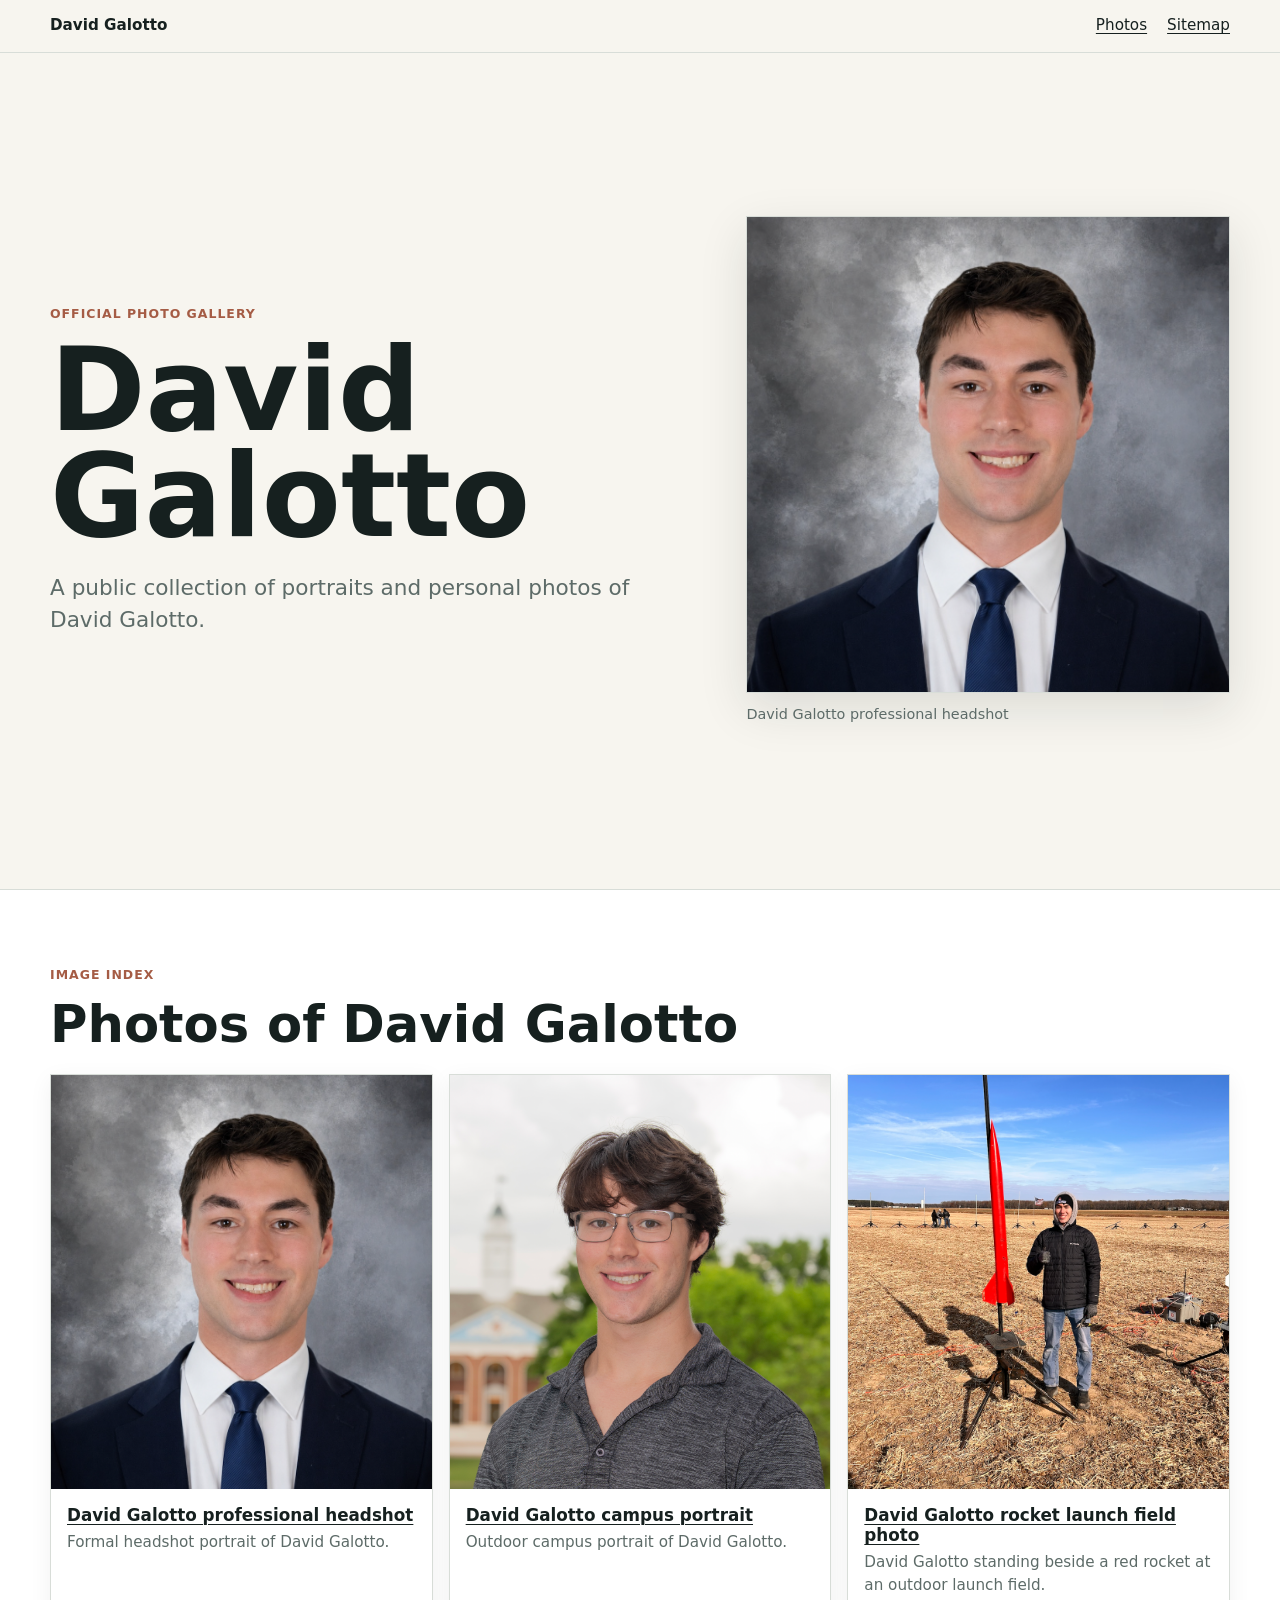
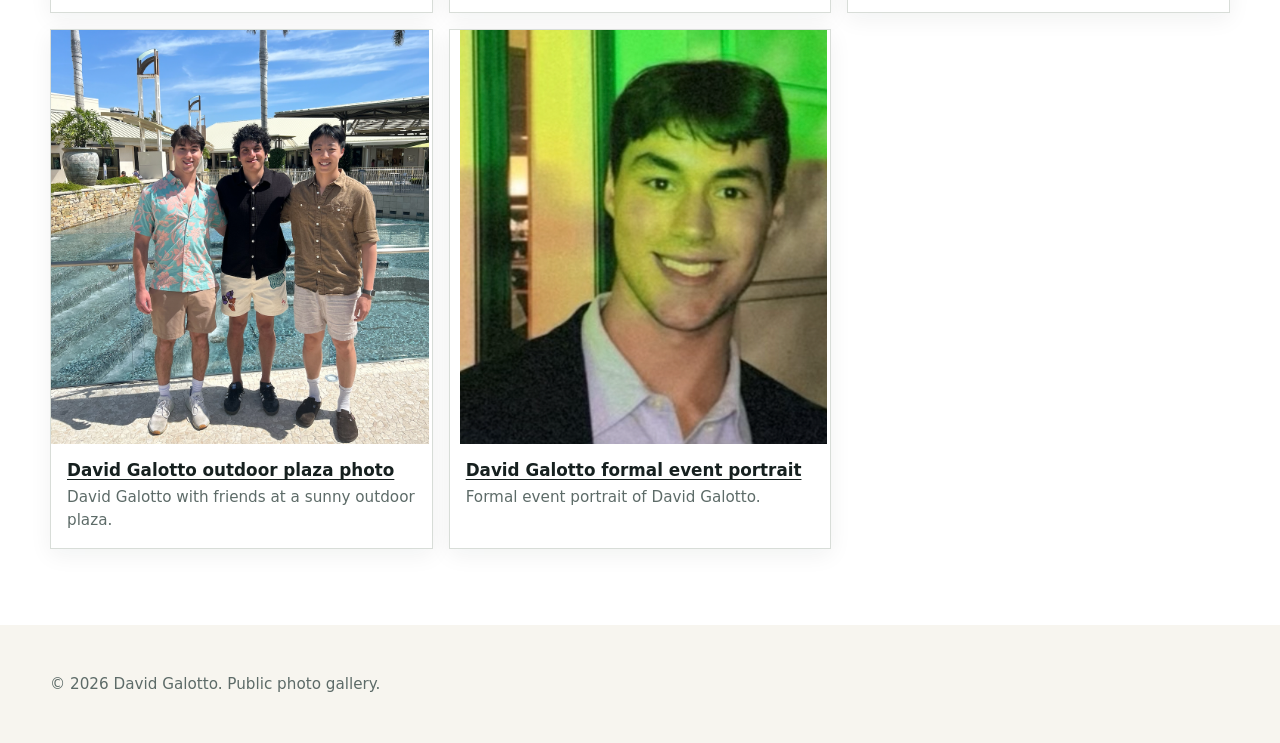
<file: index.html>
<!doctype html>
<html lang="en">
  <head>
    <meta charset="utf-8">
    <meta name="viewport" content="width=device-width, initial-scale=1">
    <title>David Galotto Photos | Official Image Gallery</title>
    <meta name="description" content="Official photo gallery for David Galotto, featuring portraits and personal photos intended for Google Images indexing.">
    <meta name="robots" content="index, follow, max-image-preview:large">
    <link rel="canonical" href="https://david-galotto.vercel.app/">
    <link rel="stylesheet" href="/assets/styles.css">
    <meta property="og:type" content="profile">
    <meta property="og:title" content="David Galotto Photos">
    <meta property="og:description" content="Official image gallery for David Galotto.">
    <meta property="og:url" content="https://david-galotto.vercel.app/">
    <meta property="og:image" content="https://david-galotto.vercel.app/assets/images/david-galotto-professional-headshot.png">
    <meta name="twitter:card" content="summary_large_image">
    <meta name="twitter:title" content="David Galotto Photos">
    <meta name="twitter:description" content="Official image gallery for David Galotto.">
    <meta name="twitter:image" content="https://david-galotto.vercel.app/assets/images/david-galotto-professional-headshot.png">
    <script type="application/ld+json">
      {
        "@context": "https://schema.org",
        "@type": "ProfilePage",
        "name": "David Galotto Photos",
        "url": "https://david-galotto.vercel.app/",
        "description": "Official photo gallery for David Galotto.",
        "mainEntity": {
          "@id": "https://david-galotto.vercel.app/#person",
          "@type": "Person",
          "name": "David Galotto",
          "url": "https://david-galotto.vercel.app/",
          "image": [
            "https://david-galotto.vercel.app/assets/images/david-galotto-professional-headshot.png",
            "https://david-galotto.vercel.app/assets/images/david-galotto-campus-portrait.png",
            "https://david-galotto.vercel.app/assets/images/david-galotto-rocket-launch-field.png",
            "https://david-galotto.vercel.app/assets/images/david-galotto-friends-outdoor-plaza.png",
            "https://david-galotto.vercel.app/assets/images/david-galotto-formal-event-portrait.png"
          ]
        },
        "hasPart": [
          {
            "@type": "ImageObject",
            "name": "David Galotto professional headshot",
            "caption": "Professional headshot portrait of David Galotto.",
            "contentUrl": "https://david-galotto.vercel.app/assets/images/david-galotto-professional-headshot.png",
            "url": "https://david-galotto.vercel.app/photos/professional-headshot.html",
            "creator": { "@id": "https://david-galotto.vercel.app/#person" }
          },
          {
            "@type": "ImageObject",
            "name": "David Galotto campus portrait",
            "caption": "Campus portrait of David Galotto.",
            "contentUrl": "https://david-galotto.vercel.app/assets/images/david-galotto-campus-portrait.png",
            "url": "https://david-galotto.vercel.app/photos/campus-portrait.html",
            "creator": { "@id": "https://david-galotto.vercel.app/#person" }
          },
          {
            "@type": "ImageObject",
            "name": "David Galotto rocket launch field photo",
            "caption": "David Galotto standing beside a rocket at an outdoor launch field.",
            "contentUrl": "https://david-galotto.vercel.app/assets/images/david-galotto-rocket-launch-field.png",
            "url": "https://david-galotto.vercel.app/photos/rocket-launch-field.html",
            "creator": { "@id": "https://david-galotto.vercel.app/#person" }
          },
          {
            "@type": "ImageObject",
            "name": "David Galotto outdoor plaza photo",
            "caption": "David Galotto with friends at an outdoor plaza.",
            "contentUrl": "https://david-galotto.vercel.app/assets/images/david-galotto-friends-outdoor-plaza.png",
            "url": "https://david-galotto.vercel.app/photos/friends-outdoor-plaza.html",
            "creator": { "@id": "https://david-galotto.vercel.app/#person" }
          },
          {
            "@type": "ImageObject",
            "name": "David Galotto formal event portrait",
            "caption": "Formal event portrait of David Galotto.",
            "contentUrl": "https://david-galotto.vercel.app/assets/images/david-galotto-formal-event-portrait.png",
            "url": "https://david-galotto.vercel.app/photos/formal-event-portrait.html",
            "creator": { "@id": "https://david-galotto.vercel.app/#person" }
          }
        ]
      }
    </script>
  </head>
  <body>
    <header class="site-header">
      <nav class="nav" aria-label="Primary navigation">
        <a class="brand" href="/">David Galotto</a>
        <a href="#photos">Photos</a>
        <a href="/sitemap.xml">Sitemap</a>
      </nav>
    </header>

    <main>
      <section class="hero" aria-labelledby="page-title">
        <div class="hero-copy">
          <p class="eyebrow">Official photo gallery</p>
          <h1 id="page-title">David Galotto</h1>
          <p class="intro">A public collection of portraits and personal photos of David Galotto.</p>
        </div>
        <figure class="hero-image">
          <img
            src="/assets/images/david-galotto-professional-headshot.png"
            width="998"
            height="986"
            alt="David Galotto professional headshot portrait in a suit and tie"
            fetchpriority="high">
          <figcaption>David Galotto professional headshot</figcaption>
        </figure>
      </section>

      <section class="photo-section" id="photos" aria-labelledby="photos-title">
        <div class="section-heading">
          <p class="eyebrow">Image index</p>
          <h2 id="photos-title">Photos of David Galotto</h2>
        </div>

        <div class="gallery">
          <article class="photo-card">
            <a href="/photos/professional-headshot.html" aria-label="View David Galotto professional headshot">
              <img src="/assets/images/david-galotto-professional-headshot.png" width="998" height="986" loading="lazy" alt="David Galotto professional headshot portrait in a suit and tie">
            </a>
            <h3><a href="/photos/professional-headshot.html">David Galotto professional headshot</a></h3>
            <p>Formal headshot portrait of David Galotto.</p>
          </article>

          <article class="photo-card">
            <a href="/photos/campus-portrait.html" aria-label="View David Galotto campus portrait">
              <img src="/assets/images/david-galotto-campus-portrait.png" width="1322" height="1214" loading="lazy" alt="David Galotto campus portrait with greenery and a building in the background">
            </a>
            <h3><a href="/photos/campus-portrait.html">David Galotto campus portrait</a></h3>
            <p>Outdoor campus portrait of David Galotto.</p>
          </article>

          <article class="photo-card">
            <a href="/photos/rocket-launch-field.html" aria-label="View David Galotto rocket launch field photo">
              <img src="/assets/images/david-galotto-rocket-launch-field.png" width="1010" height="1068" loading="lazy" alt="David Galotto standing beside a red rocket at an outdoor launch field">
            </a>
            <h3><a href="/photos/rocket-launch-field.html">David Galotto rocket launch field photo</a></h3>
            <p>David Galotto standing beside a red rocket at an outdoor launch field.</p>
          </article>

          <article class="photo-card">
            <a href="/photos/friends-outdoor-plaza.html" aria-label="View David Galotto outdoor plaza photo">
              <img src="/assets/images/david-galotto-friends-outdoor-plaza.png" width="1008" height="1128" loading="lazy" alt="David Galotto standing with friends at a sunny outdoor plaza">
            </a>
            <h3><a href="/photos/friends-outdoor-plaza.html">David Galotto outdoor plaza photo</a></h3>
            <p>David Galotto with friends at a sunny outdoor plaza.</p>
          </article>

          <article class="photo-card">
            <a href="/photos/formal-event-portrait.html" aria-label="View David Galotto formal event portrait">
              <img src="/assets/images/david-galotto-formal-event-portrait.png" width="638" height="886" loading="lazy" alt="David Galotto formal event portrait in a jacket and collared shirt">
            </a>
            <h3><a href="/photos/formal-event-portrait.html">David Galotto formal event portrait</a></h3>
            <p>Formal event portrait of David Galotto.</p>
          </article>
        </div>
      </section>
    </main>

    <footer class="site-footer">
      <p>&copy; 2026 David Galotto. Public photo gallery.</p>
    </footer>
  </body>
</html>
</file>
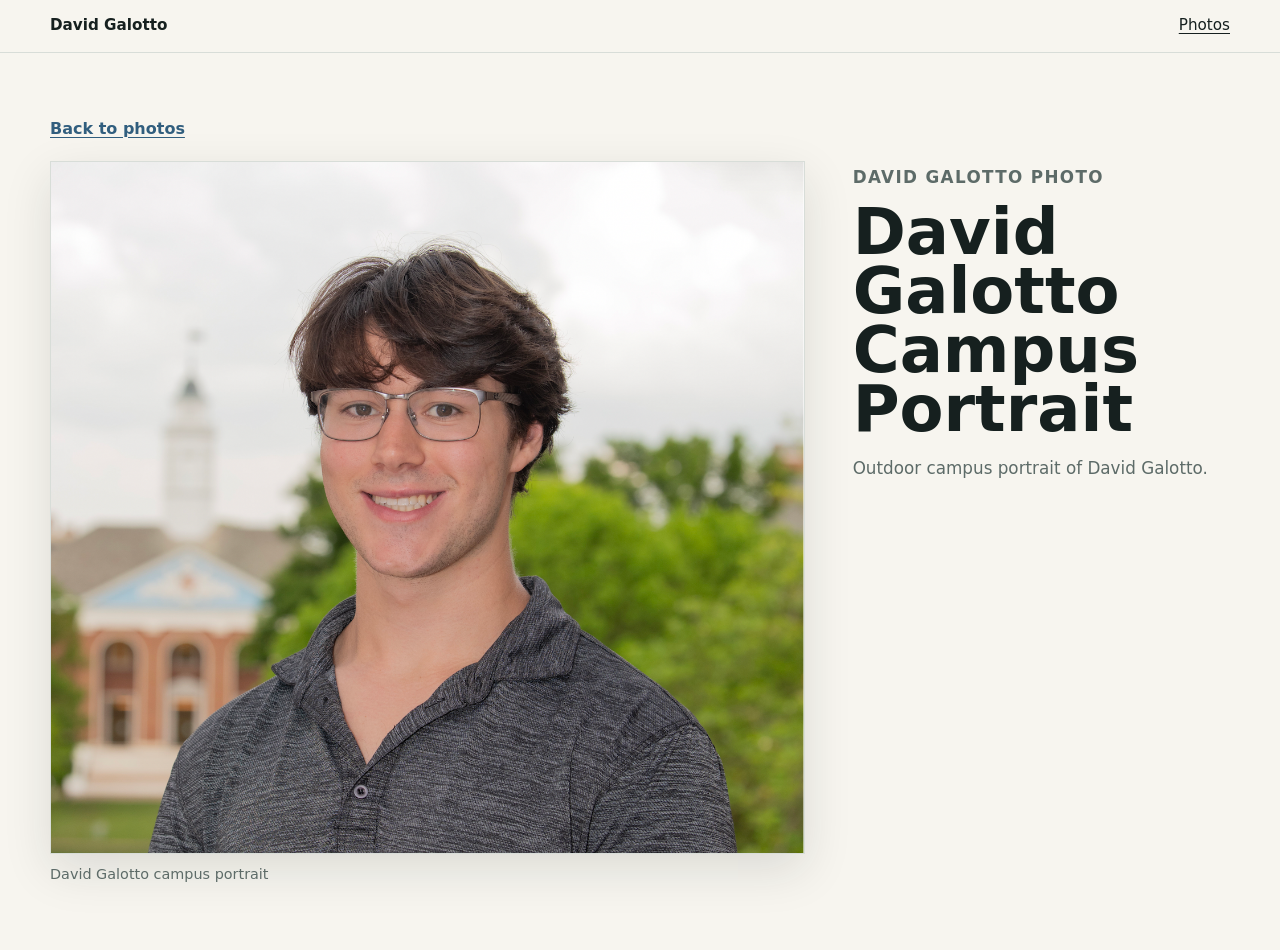
<file: photos/campus-portrait.html>
<!doctype html>
<html lang="en">
  <head>
    <meta charset="utf-8">
    <meta name="viewport" content="width=device-width, initial-scale=1">
    <title>David Galotto Campus Portrait</title>
    <meta name="description" content="Outdoor campus portrait of David Galotto.">
    <meta name="robots" content="index, follow, max-image-preview:large">
    <link rel="canonical" href="https://david-galotto.vercel.app/photos/campus-portrait.html">
    <link rel="stylesheet" href="/assets/styles.css">
    <meta property="og:type" content="article">
    <meta property="og:title" content="David Galotto Campus Portrait">
    <meta property="og:description" content="Outdoor campus portrait of David Galotto.">
    <meta property="og:image" content="https://david-galotto.vercel.app/assets/images/david-galotto-campus-portrait.png">
    <script type="application/ld+json">
      {
        "@context": "https://schema.org",
        "@type": "ImageObject",
        "name": "David Galotto campus portrait",
        "caption": "Outdoor campus portrait of David Galotto.",
        "contentUrl": "https://david-galotto.vercel.app/assets/images/david-galotto-campus-portrait.png",
        "url": "https://david-galotto.vercel.app/photos/campus-portrait.html",
        "representativeOfPage": true,
        "creator": { "@type": "Person", "name": "David Galotto" }
      }
    </script>
  </head>
  <body>
    <header class="site-header">
      <nav class="nav" aria-label="Primary navigation">
        <a class="brand" href="/">David Galotto</a>
        <a href="/#photos">Photos</a>
      </nav>
    </header>
    <main class="photo-page">
      <a class="back-link" href="/#photos">Back to photos</a>
      <div class="photo-layout">
        <figure>
          <img src="/assets/images/david-galotto-campus-portrait.png" width="1322" height="1214" alt="David Galotto campus portrait with greenery and a building in the background" fetchpriority="high">
          <figcaption>David Galotto campus portrait</figcaption>
        </figure>
        <section class="photo-meta" aria-labelledby="photo-title">
          <p class="eyebrow">David Galotto photo</p>
          <h1 id="photo-title">David Galotto Campus Portrait</h1>
          <p>Outdoor campus portrait of David Galotto.</p>
        </section>
      </div>
    </main>
  </body>
</html>
</file>
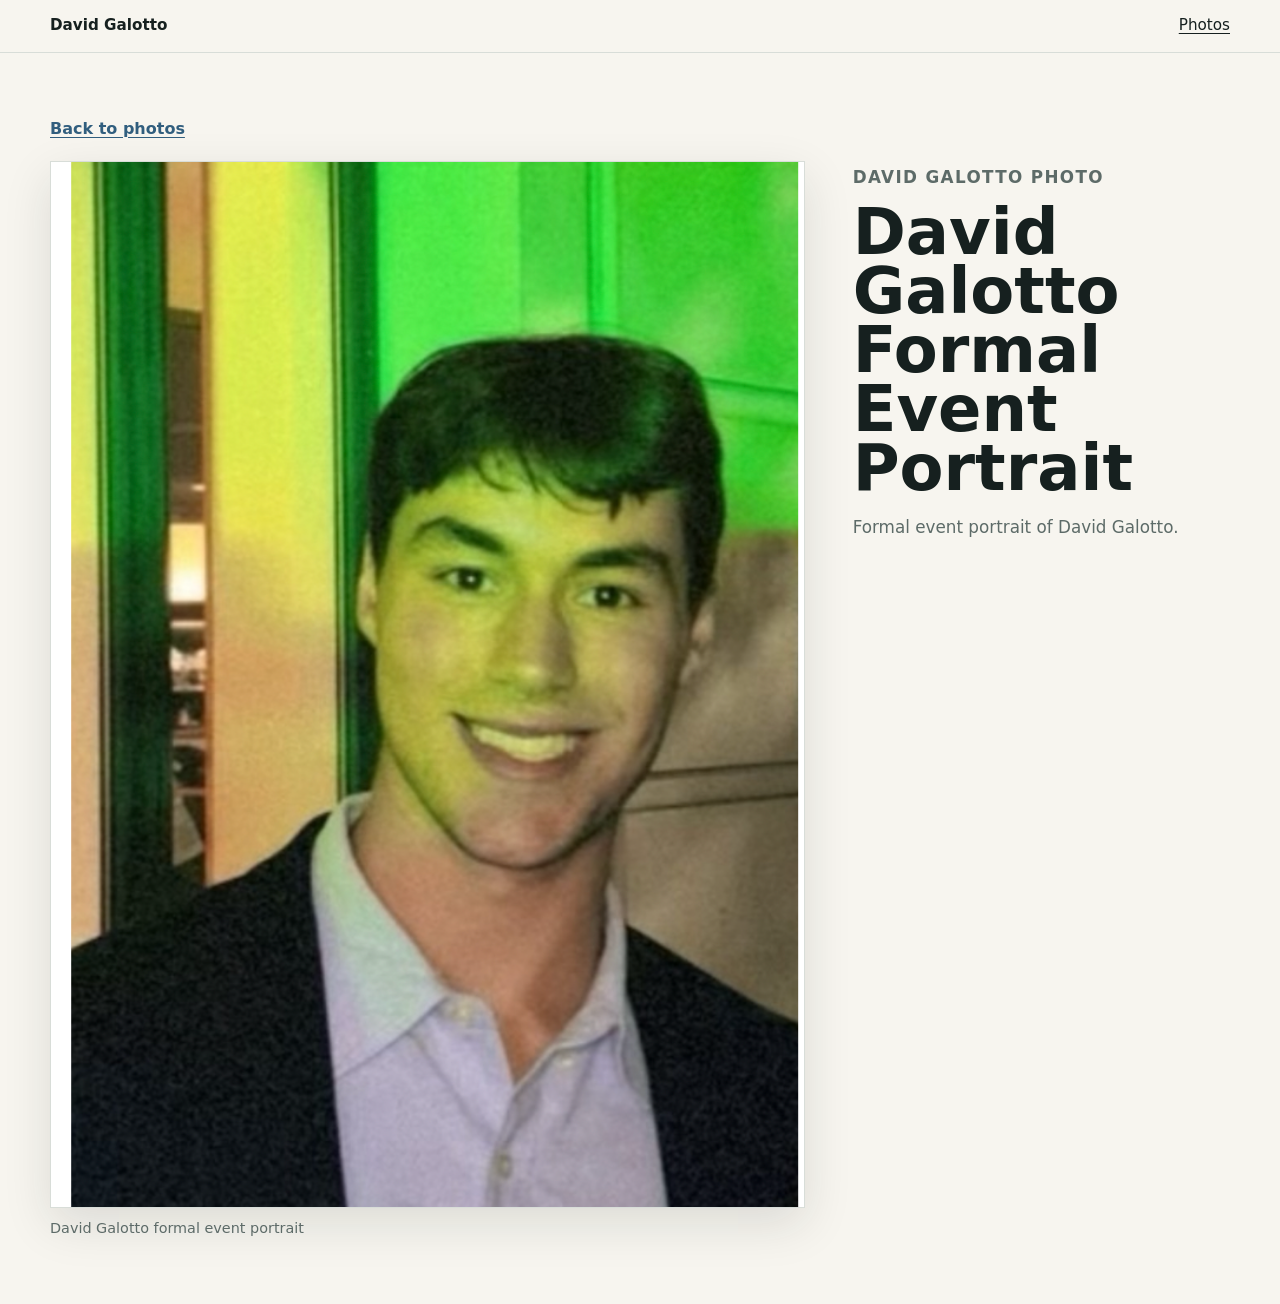
<file: photos/formal-event-portrait.html>
<!doctype html>
<html lang="en">
  <head>
    <meta charset="utf-8">
    <meta name="viewport" content="width=device-width, initial-scale=1">
    <title>David Galotto Formal Event Portrait</title>
    <meta name="description" content="Formal event portrait of David Galotto.">
    <meta name="robots" content="index, follow, max-image-preview:large">
    <link rel="canonical" href="https://david-galotto.vercel.app/photos/formal-event-portrait.html">
    <link rel="stylesheet" href="/assets/styles.css">
    <meta property="og:type" content="article">
    <meta property="og:title" content="David Galotto Formal Event Portrait">
    <meta property="og:description" content="Formal event portrait of David Galotto.">
    <meta property="og:image" content="https://david-galotto.vercel.app/assets/images/david-galotto-formal-event-portrait.png">
    <script type="application/ld+json">
      {
        "@context": "https://schema.org",
        "@type": "ImageObject",
        "name": "David Galotto formal event portrait",
        "caption": "Formal event portrait of David Galotto.",
        "contentUrl": "https://david-galotto.vercel.app/assets/images/david-galotto-formal-event-portrait.png",
        "url": "https://david-galotto.vercel.app/photos/formal-event-portrait.html",
        "representativeOfPage": true,
        "creator": { "@type": "Person", "name": "David Galotto" }
      }
    </script>
  </head>
  <body>
    <header class="site-header">
      <nav class="nav" aria-label="Primary navigation">
        <a class="brand" href="/">David Galotto</a>
        <a href="/#photos">Photos</a>
      </nav>
    </header>
    <main class="photo-page">
      <a class="back-link" href="/#photos">Back to photos</a>
      <div class="photo-layout">
        <figure>
          <img src="/assets/images/david-galotto-formal-event-portrait.png" width="638" height="886" alt="David Galotto formal event portrait in a jacket and collared shirt" fetchpriority="high">
          <figcaption>David Galotto formal event portrait</figcaption>
        </figure>
        <section class="photo-meta" aria-labelledby="photo-title">
          <p class="eyebrow">David Galotto photo</p>
          <h1 id="photo-title">David Galotto Formal Event Portrait</h1>
          <p>Formal event portrait of David Galotto.</p>
        </section>
      </div>
    </main>
  </body>
</html>
</file>
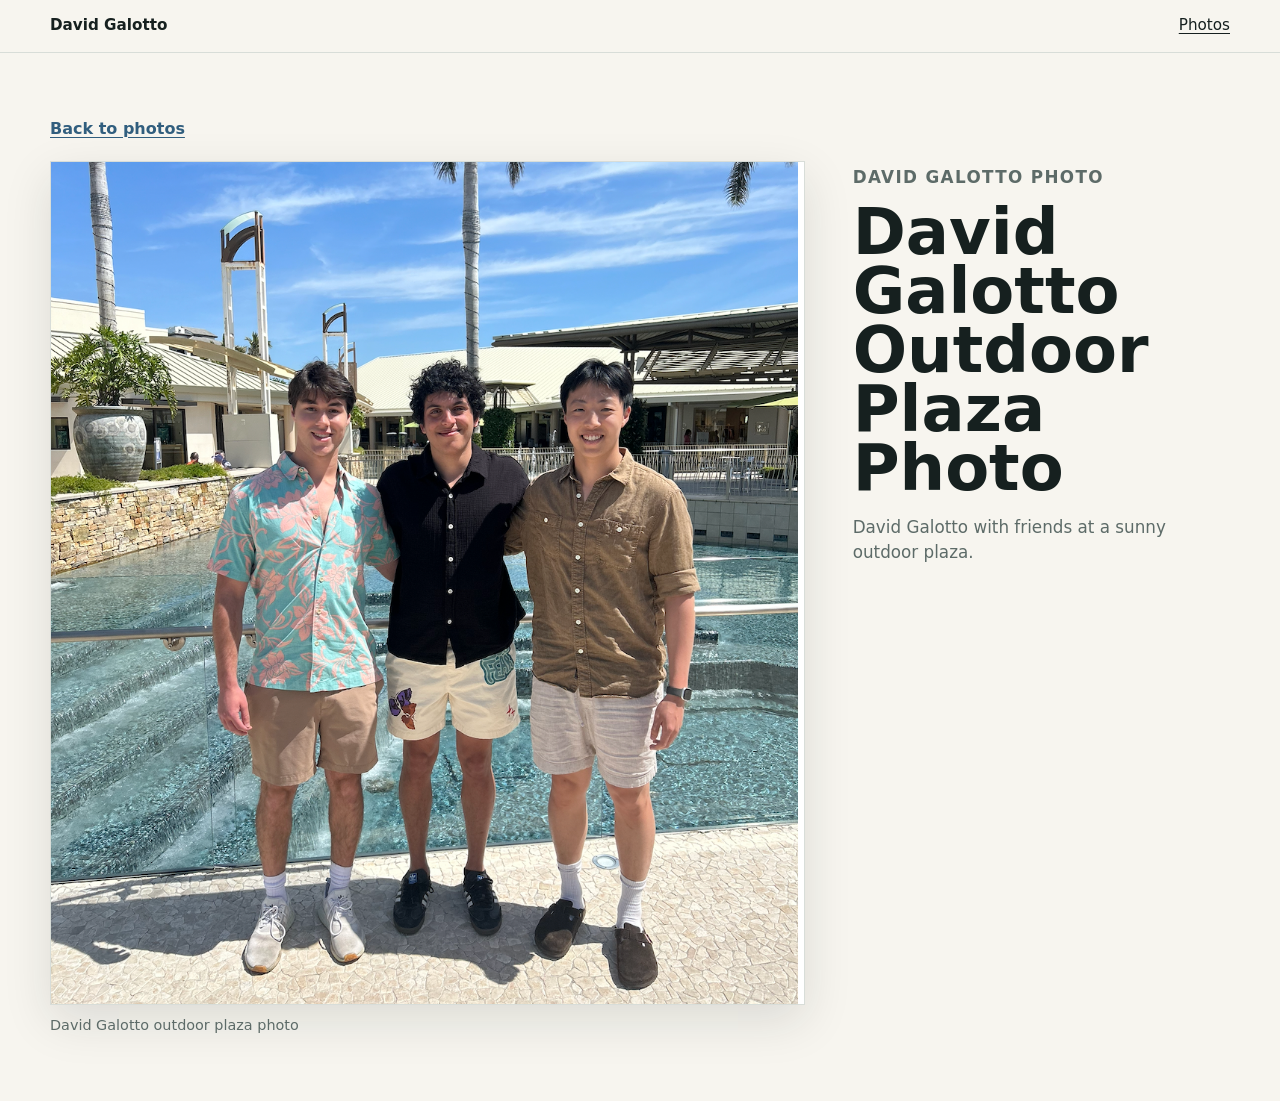
<file: photos/friends-outdoor-plaza.html>
<!doctype html>
<html lang="en">
  <head>
    <meta charset="utf-8">
    <meta name="viewport" content="width=device-width, initial-scale=1">
    <title>David Galotto Outdoor Plaza Photo</title>
    <meta name="description" content="David Galotto with friends at a sunny outdoor plaza.">
    <meta name="robots" content="index, follow, max-image-preview:large">
    <link rel="canonical" href="https://david-galotto.vercel.app/photos/friends-outdoor-plaza.html">
    <link rel="stylesheet" href="/assets/styles.css">
    <meta property="og:type" content="article">
    <meta property="og:title" content="David Galotto Outdoor Plaza Photo">
    <meta property="og:description" content="David Galotto with friends at a sunny outdoor plaza.">
    <meta property="og:image" content="https://david-galotto.vercel.app/assets/images/david-galotto-friends-outdoor-plaza.png">
    <script type="application/ld+json">
      {
        "@context": "https://schema.org",
        "@type": "ImageObject",
        "name": "David Galotto outdoor plaza photo",
        "caption": "David Galotto with friends at a sunny outdoor plaza.",
        "contentUrl": "https://david-galotto.vercel.app/assets/images/david-galotto-friends-outdoor-plaza.png",
        "url": "https://david-galotto.vercel.app/photos/friends-outdoor-plaza.html",
        "representativeOfPage": true,
        "creator": { "@type": "Person", "name": "David Galotto" }
      }
    </script>
  </head>
  <body>
    <header class="site-header">
      <nav class="nav" aria-label="Primary navigation">
        <a class="brand" href="/">David Galotto</a>
        <a href="/#photos">Photos</a>
      </nav>
    </header>
    <main class="photo-page">
      <a class="back-link" href="/#photos">Back to photos</a>
      <div class="photo-layout">
        <figure>
          <img src="/assets/images/david-galotto-friends-outdoor-plaza.png" width="1008" height="1128" alt="David Galotto standing with friends at a sunny outdoor plaza" fetchpriority="high">
          <figcaption>David Galotto outdoor plaza photo</figcaption>
        </figure>
        <section class="photo-meta" aria-labelledby="photo-title">
          <p class="eyebrow">David Galotto photo</p>
          <h1 id="photo-title">David Galotto Outdoor Plaza Photo</h1>
          <p>David Galotto with friends at a sunny outdoor plaza.</p>
        </section>
      </div>
    </main>
  </body>
</html>
</file>
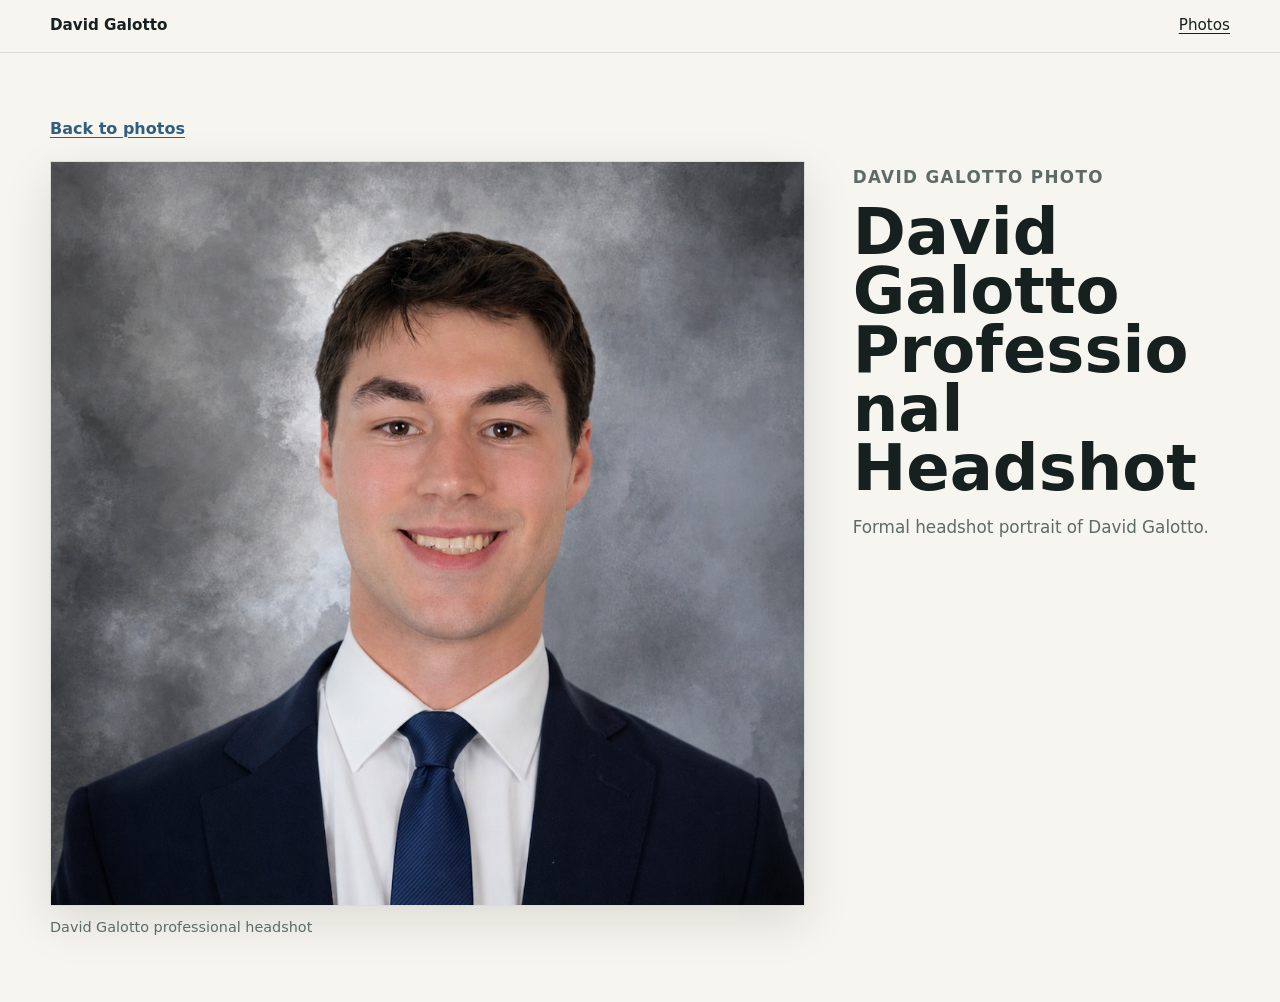
<file: photos/professional-headshot.html>
<!doctype html>
<html lang="en">
  <head>
    <meta charset="utf-8">
    <meta name="viewport" content="width=device-width, initial-scale=1">
    <title>David Galotto Professional Headshot</title>
    <meta name="description" content="Professional headshot portrait of David Galotto.">
    <meta name="robots" content="index, follow, max-image-preview:large">
    <link rel="canonical" href="https://david-galotto.vercel.app/photos/professional-headshot.html">
    <link rel="stylesheet" href="/assets/styles.css">
    <meta property="og:type" content="article">
    <meta property="og:title" content="David Galotto Professional Headshot">
    <meta property="og:description" content="Professional headshot portrait of David Galotto.">
    <meta property="og:image" content="https://david-galotto.vercel.app/assets/images/david-galotto-professional-headshot.png">
    <script type="application/ld+json">
      {
        "@context": "https://schema.org",
        "@type": "ImageObject",
        "name": "David Galotto professional headshot",
        "caption": "Professional headshot portrait of David Galotto.",
        "contentUrl": "https://david-galotto.vercel.app/assets/images/david-galotto-professional-headshot.png",
        "url": "https://david-galotto.vercel.app/photos/professional-headshot.html",
        "representativeOfPage": true,
        "creator": { "@type": "Person", "name": "David Galotto" }
      }
    </script>
  </head>
  <body>
    <header class="site-header">
      <nav class="nav" aria-label="Primary navigation">
        <a class="brand" href="/">David Galotto</a>
        <a href="/#photos">Photos</a>
      </nav>
    </header>
    <main class="photo-page">
      <a class="back-link" href="/#photos">Back to photos</a>
      <div class="photo-layout">
        <figure>
          <img src="/assets/images/david-galotto-professional-headshot.png" width="998" height="986" alt="David Galotto professional headshot portrait in a suit and tie" fetchpriority="high">
          <figcaption>David Galotto professional headshot</figcaption>
        </figure>
        <section class="photo-meta" aria-labelledby="photo-title">
          <p class="eyebrow">David Galotto photo</p>
          <h1 id="photo-title">David Galotto Professional Headshot</h1>
          <p>Formal headshot portrait of David Galotto.</p>
        </section>
      </div>
    </main>
  </body>
</html>
</file>
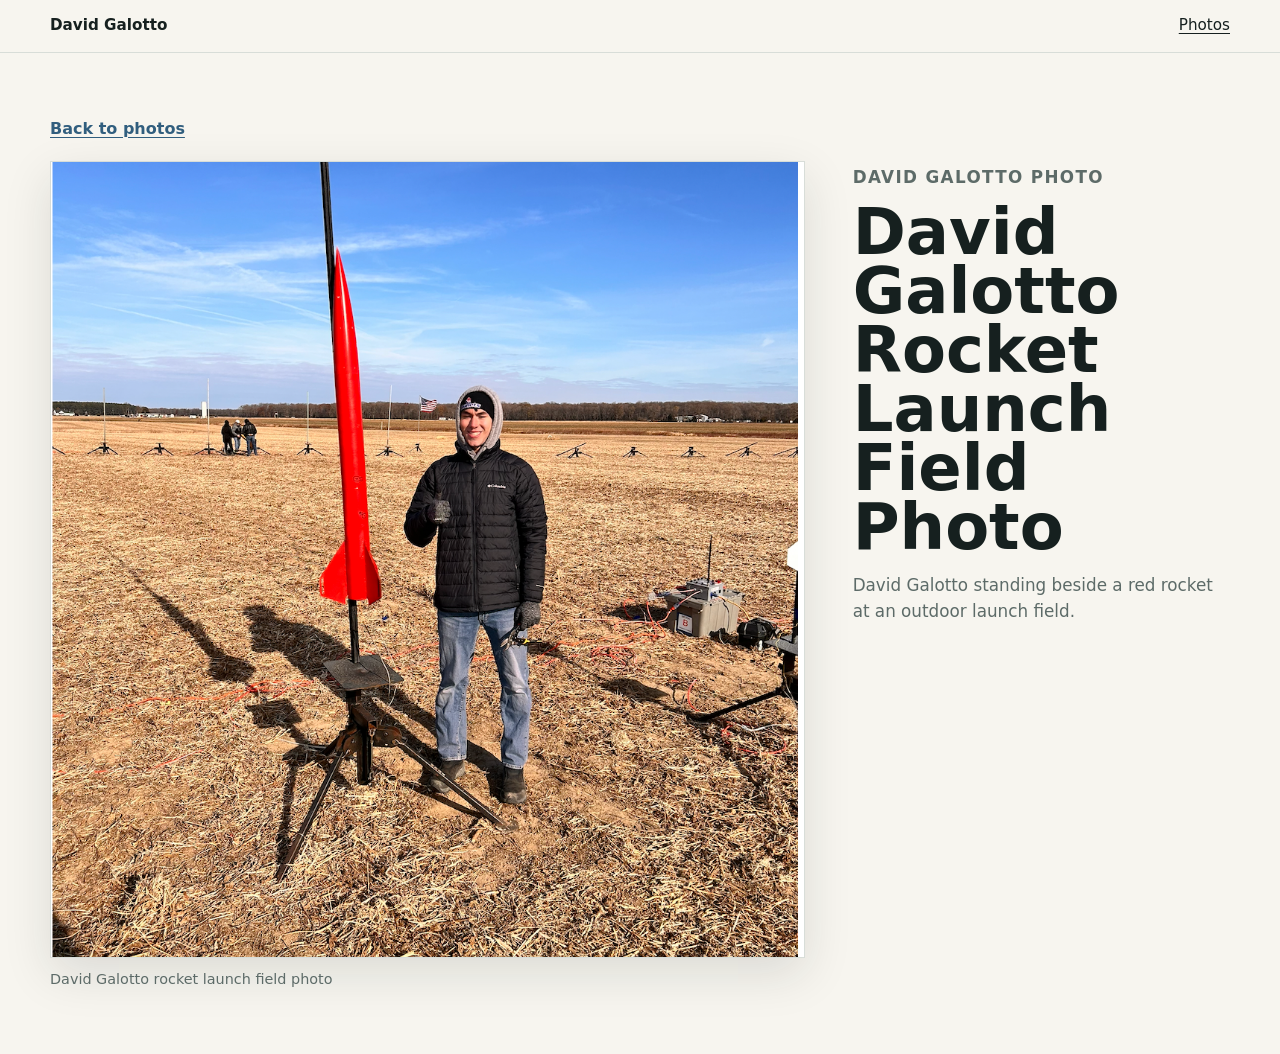
<file: photos/rocket-launch-field.html>
<!doctype html>
<html lang="en">
  <head>
    <meta charset="utf-8">
    <meta name="viewport" content="width=device-width, initial-scale=1">
    <title>David Galotto Rocket Launch Field Photo</title>
    <meta name="description" content="David Galotto standing beside a red rocket at an outdoor launch field.">
    <meta name="robots" content="index, follow, max-image-preview:large">
    <link rel="canonical" href="https://david-galotto.vercel.app/photos/rocket-launch-field.html">
    <link rel="stylesheet" href="/assets/styles.css">
    <meta property="og:type" content="article">
    <meta property="og:title" content="David Galotto Rocket Launch Field Photo">
    <meta property="og:description" content="David Galotto standing beside a red rocket at an outdoor launch field.">
    <meta property="og:image" content="https://david-galotto.vercel.app/assets/images/david-galotto-rocket-launch-field.png">
    <script type="application/ld+json">
      {
        "@context": "https://schema.org",
        "@type": "ImageObject",
        "name": "David Galotto rocket launch field photo",
        "caption": "David Galotto standing beside a red rocket at an outdoor launch field.",
        "contentUrl": "https://david-galotto.vercel.app/assets/images/david-galotto-rocket-launch-field.png",
        "url": "https://david-galotto.vercel.app/photos/rocket-launch-field.html",
        "representativeOfPage": true,
        "creator": { "@type": "Person", "name": "David Galotto" }
      }
    </script>
  </head>
  <body>
    <header class="site-header">
      <nav class="nav" aria-label="Primary navigation">
        <a class="brand" href="/">David Galotto</a>
        <a href="/#photos">Photos</a>
      </nav>
    </header>
    <main class="photo-page">
      <a class="back-link" href="/#photos">Back to photos</a>
      <div class="photo-layout">
        <figure>
          <img src="/assets/images/david-galotto-rocket-launch-field.png" width="1010" height="1068" alt="David Galotto standing beside a red rocket at an outdoor launch field" fetchpriority="high">
          <figcaption>David Galotto rocket launch field photo</figcaption>
        </figure>
        <section class="photo-meta" aria-labelledby="photo-title">
          <p class="eyebrow">David Galotto photo</p>
          <h1 id="photo-title">David Galotto Rocket Launch Field Photo</h1>
          <p>David Galotto standing beside a red rocket at an outdoor launch field.</p>
        </section>
      </div>
    </main>
  </body>
</html>
</file>
<file: assets/styles.css>
:root {
  color-scheme: light;
  --ink: #16201f;
  --muted: #5d6b68;
  --line: #d8ddd8;
  --paper: #f7f5ef;
  --white: #ffffff;
  --sage: #708575;
  --brick: #a55c45;
  --blue: #315e7e;
  --shadow: 0 16px 45px rgba(22, 32, 31, 0.12);
}

* {
  box-sizing: border-box;
}

body {
  margin: 0;
  background: var(--paper);
  color: var(--ink);
  font-family: Inter, ui-sans-serif, system-ui, -apple-system, BlinkMacSystemFont, "Segoe UI", sans-serif;
  line-height: 1.5;
}

a {
  color: inherit;
  text-decoration-thickness: 0.08em;
  text-underline-offset: 0.18em;
}

img {
  display: block;
  max-width: 100%;
  height: auto;
}

.site-header {
  position: sticky;
  top: 0;
  z-index: 10;
  background: rgba(247, 245, 239, 0.92);
  border-bottom: 1px solid var(--line);
  backdrop-filter: blur(14px);
}

.nav {
  display: flex;
  align-items: center;
  gap: 1.25rem;
  width: min(1180px, calc(100% - 32px));
  margin: 0 auto;
  padding: 0.9rem 0;
  font-size: 0.95rem;
}

.brand {
  margin-right: auto;
  font-weight: 800;
  text-decoration: none;
}

.hero {
  display: grid;
  grid-template-columns: minmax(0, 0.85fr) minmax(320px, 0.65fr);
  gap: clamp(2rem, 5vw, 5rem);
  align-items: center;
  width: min(1180px, calc(100% - 32px));
  min-height: calc(100vh - 64px);
  margin: 0 auto;
  padding: clamp(2.5rem, 6vw, 6rem) 0;
}

.hero-copy {
  max-width: 720px;
}

.eyebrow {
  margin: 0 0 0.85rem;
  color: var(--brick);
  font-size: 0.78rem;
  font-weight: 800;
  letter-spacing: 0.08em;
  text-transform: uppercase;
}

h1,
h2,
h3,
p {
  overflow-wrap: anywhere;
}

h1 {
  margin: 0;
  font-size: clamp(3.8rem, 9vw, 8.5rem);
  line-height: 0.92;
  letter-spacing: 0;
}

.intro {
  max-width: 640px;
  margin: 1.4rem 0 0;
  color: var(--muted);
  font-size: clamp(1.05rem, 2vw, 1.35rem);
}

.hero-image {
  margin: 0;
}

.hero-image img {
  aspect-ratio: 998 / 986;
  width: 100%;
  object-fit: cover;
  border: 1px solid var(--line);
  box-shadow: var(--shadow);
}

figcaption {
  margin-top: 0.65rem;
  color: var(--muted);
  font-size: 0.9rem;
}

.photo-section {
  background: var(--white);
  border-top: 1px solid var(--line);
  padding: clamp(2.5rem, 6vw, 5rem) 0;
}

.section-heading,
.gallery,
.photo-page,
.site-footer {
  width: min(1180px, calc(100% - 32px));
  margin-right: auto;
  margin-left: auto;
}

.section-heading {
  margin-bottom: 1.5rem;
}

h2 {
  margin: 0;
  font-size: clamp(2rem, 4vw, 3.6rem);
  line-height: 1;
  letter-spacing: 0;
}

.gallery {
  display: grid;
  grid-template-columns: repeat(3, minmax(0, 1fr));
  gap: 1rem;
}

.photo-card {
  border: 1px solid var(--line);
  background: var(--white);
  box-shadow: 0 6px 22px rgba(22, 32, 31, 0.06);
}

.photo-card img {
  aspect-ratio: 4 / 4.35;
  width: 100%;
  object-fit: cover;
  background: #eceee8;
}

.photo-card h3 {
  margin: 1rem 1rem 0.35rem;
  font-size: 1.05rem;
  line-height: 1.2;
}

.photo-card p {
  margin: 0 1rem 1rem;
  color: var(--muted);
  font-size: 0.95rem;
}

.photo-page {
  padding: clamp(2rem, 5vw, 5rem) 0;
}

.back-link {
  display: inline-block;
  margin-bottom: 1.25rem;
  color: var(--blue);
  font-weight: 700;
}

.photo-layout {
  display: grid;
  grid-template-columns: minmax(0, 1fr) minmax(280px, 0.5fr);
  gap: clamp(1.5rem, 4vw, 3rem);
  align-items: start;
}

.photo-layout figure {
  margin: 0;
}

.photo-layout img {
  width: 100%;
  border: 1px solid var(--line);
  background: #eceee8;
  box-shadow: var(--shadow);
}

.photo-meta {
  padding-top: 0.25rem;
}

.photo-meta h1 {
  font-size: clamp(2.4rem, 5vw, 5rem);
}

.photo-meta p {
  color: var(--muted);
  font-size: 1.05rem;
}

.site-footer {
  padding: 2rem 0;
  color: var(--muted);
  font-size: 0.95rem;
}

@media (max-width: 820px) {
  .hero,
  .photo-layout {
    grid-template-columns: 1fr;
  }

  .hero {
    min-height: auto;
  }

  .gallery {
    grid-template-columns: repeat(2, minmax(0, 1fr));
  }
}

@media (max-width: 560px) {
  .nav {
    width: min(100% - 24px, 1180px);
    gap: 0.85rem;
  }

  .gallery {
    grid-template-columns: 1fr;
  }

  h1 {
    font-size: clamp(3rem, 17vw, 4.5rem);
  }
}
</file>
